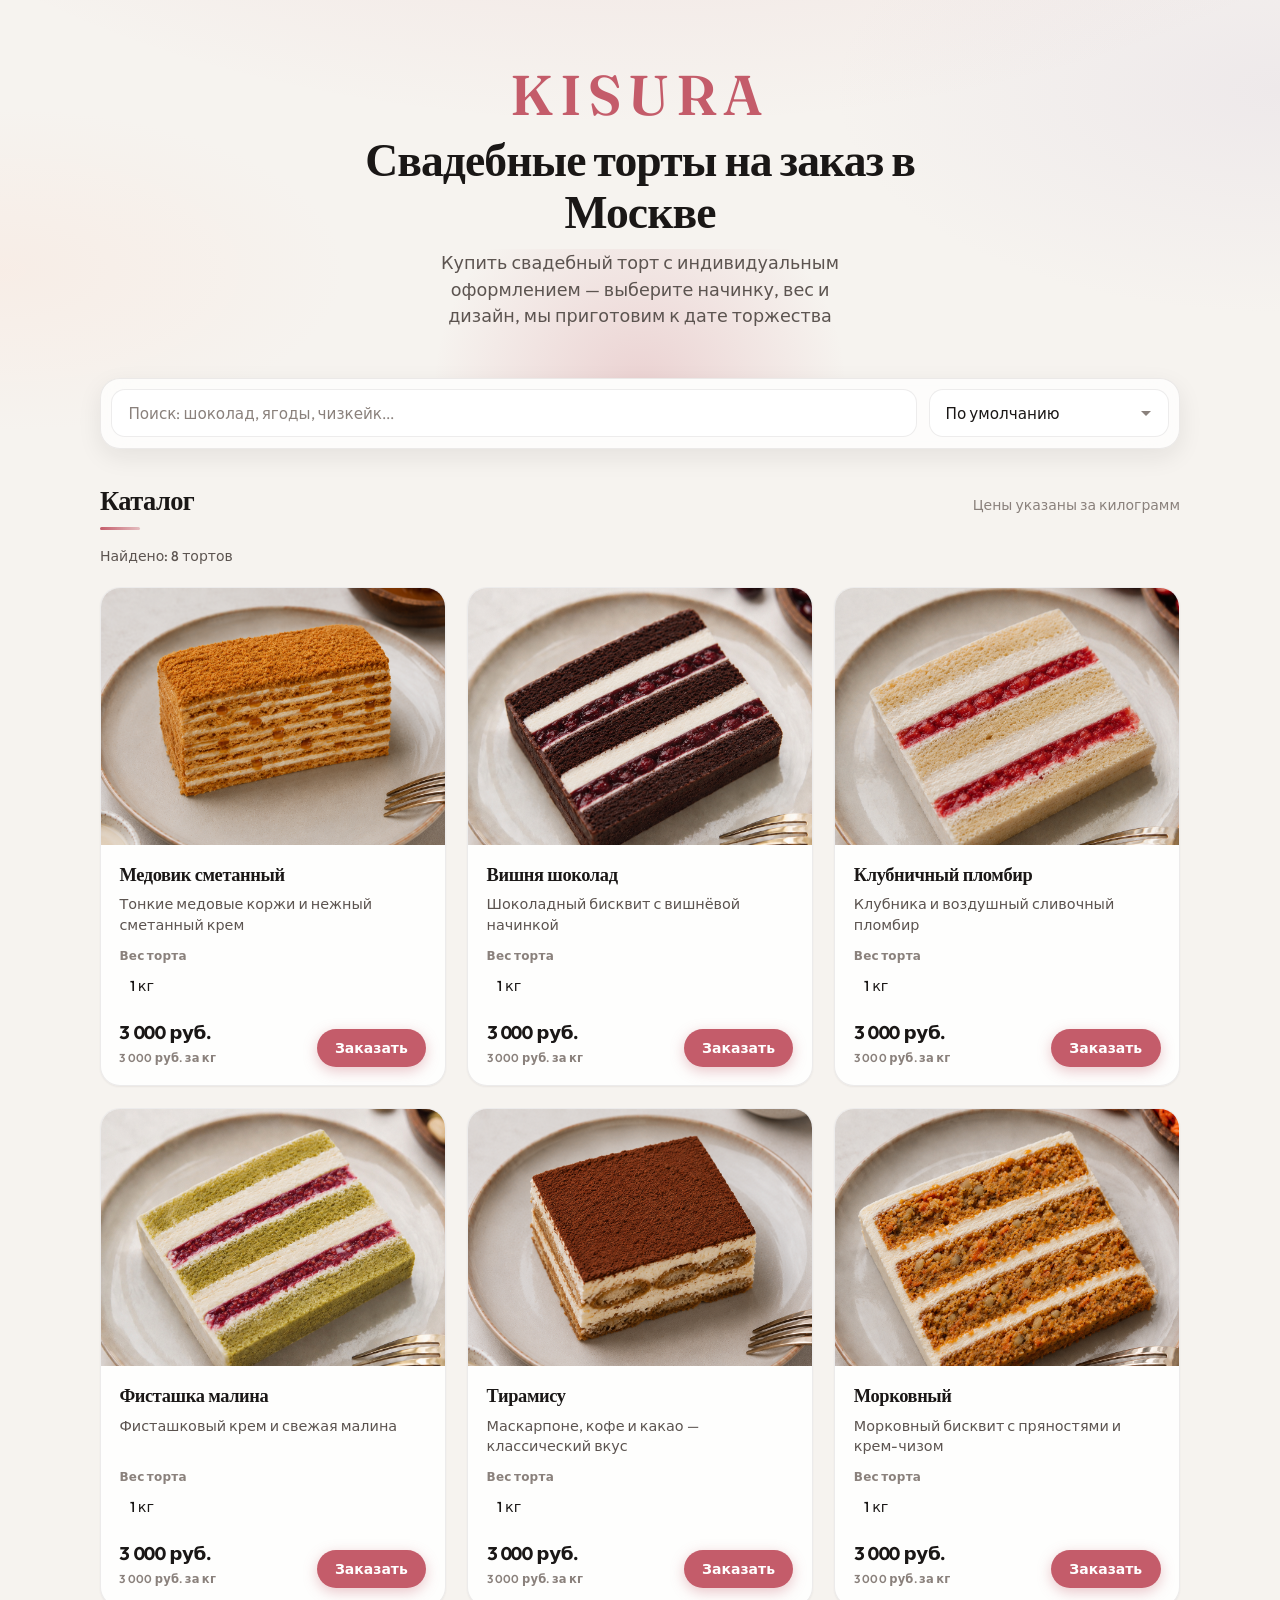
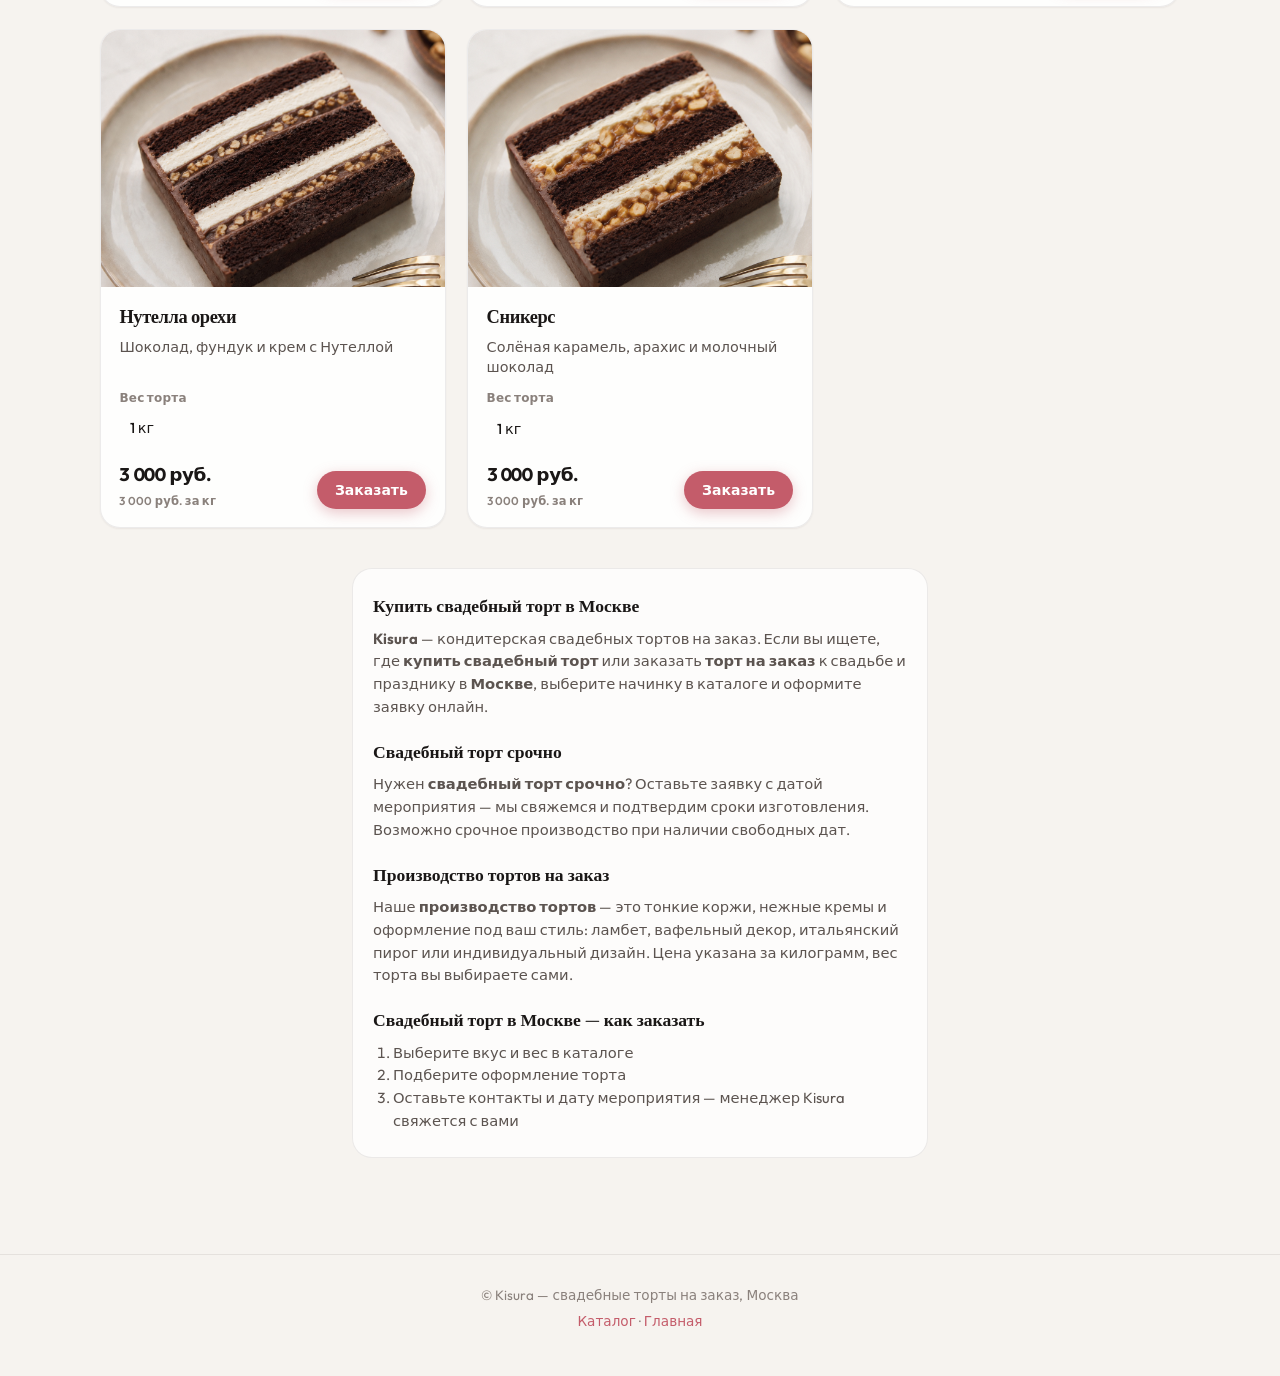
<file: index.html>
<!DOCTYPE html>
<html lang="ru">
<head>
  <meta charset="UTF-8">
  <meta name="viewport" content="width=device-width, initial-scale=1.0">
  <title>Свадебные торты на заказ в Москве — купить | Kisura</title>
  <meta name="description" content="Kisura — свадебные торты на заказ в Москве. Купить свадебный торт, срочное изготовление, производство тортов к дате торжества. Каталог начинок, выбор веса и дизайна онлайн.">
  <meta name="keywords" content="купить свадебный торт, торт на заказ, свадебный торт срочно, производство тортов, свадебный торт в Москве, торт на заказ Москва, Kisura">
  <link rel="canonical" href="https://cake-shop-umeq.onrender.com/">
  <meta property="og:type" content="website">
  <meta property="og:locale" content="ru_RU">
  <meta property="og:title" content="Свадебные торты на заказ в Москве — Kisura">
  <meta property="og:description" content="Купить свадебный торт на заказ в Москве. Срочное изготовление, каталог вкусов, оформление под ваше торжество.">
  <meta property="og:url" content="https://cake-shop-umeq.onrender.com/">
  <meta name="twitter:card" content="summary">
  <meta name="twitter:title" content="Свадебные торты на заказ — Kisura">
  <meta name="twitter:description" content="Торты на заказ в Москве: свадебные торты, срочно, индивидуальный дизайн.">
  <link rel="preconnect" href="https://fonts.googleapis.com">
  <link rel="preconnect" href="https://fonts.gstatic.com" crossorigin>
  <link href="https://fonts.googleapis.com/css2?family=Fraunces:opsz,wght@9..144,500;600;700&family=Outfit:wght@400;500;600;700&display=swap" rel="stylesheet">
  <link rel="stylesheet" href="./styles.css?v=10">
  <script type="application/ld+json">
  {
    "@context": "https://schema.org",
    "@type": "Bakery",
    "name": "Kisura",
    "description": "Свадебные торты на заказ в Москве. Производство тортов к дате торжества, срочные заказы.",
    "url": "https://cake-shop-umeq.onrender.com/",
    "areaServed": { "@type": "City", "name": "Москва" },
    "priceRange": "₽₽",
    "servesCuisine": "Кондитерские изделия",
    "hasOfferCatalog": {
      "@type": "OfferCatalog",
      "name": "Свадебные торты на заказ",
      "itemListElement": [
        { "@type": "Offer", "itemOffered": { "@type": "Product", "name": "Свадебный торт на заказ" } }
      ]
    }
  }
  </script>
</head>
<body>
  <header class="hero">
    <div class="hero-inner">
      <span class="hero-badge hero-badge--brand">Kisura</span>
      <h1>Свадебные торты на заказ в Москве</h1>
      <p class="hero-lead">Купить свадебный торт с индивидуальным оформлением — выберите начинку, вес и дизайн, мы приготовим к дате торжества</p>
    </div>
    <div class="hero-glow" aria-hidden="true"></div>
  </header>

  <main class="container" lang="ru">
    <section class="toolbar" aria-label="Поиск и сортировка">
      <input id="searchInput" type="text" placeholder="Поиск: шоколад, ягоды, чизкейк...">
      <select id="sortSelect">
        <option value="default">По умолчанию</option>
        <option value="price-asc">Цена: по возрастанию</option>
        <option value="price-desc">Цена: по убыванию</option>
        <option value="name-asc">Название: А-Я</option>
      </select>
    </section>

    <section class="catalog-section" aria-labelledby="catalog-heading">
      <div class="section-head">
        <h2 id="catalog-heading">Каталог</h2>
        <p class="section-sub">Цены указаны за килограмм</p>
      </div>
      <p id="metaText" class="meta"></p>
      <div id="cakeGrid" class="grid"></div>
    </section>

    <section class="seo-block" aria-labelledby="seo-order-heading">
      <h2 id="seo-order-heading">Купить свадебный торт в Москве</h2>
      <p>
        <strong>Kisura</strong> — кондитерская свадебных тортов на заказ. Если вы ищете, где
        <strong>купить свадебный торт</strong> или заказать <strong>торт на заказ</strong> к свадьбе
        и празднику в <strong>Москве</strong>, выберите начинку в каталоге и оформите заявку онлайн.
      </p>

      <h2>Свадебный торт срочно</h2>
      <p>
        Нужен <strong>свадебный торт срочно</strong>? Оставьте заявку с датой мероприятия — мы свяжемся
        и подтвердим сроки изготовления. Возможно срочное производство при наличии свободных дат.
      </p>

      <h2>Производство тортов на заказ</h2>
      <p>
        Наше <strong>производство тортов</strong> — это тонкие коржи, нежные кремы и оформление под ваш
        стиль: ламбет, вафельный декор, итальянский пирог или индивидуальный дизайн. Цена указана за килограмм,
        вес торта вы выбираете сами.
      </p>

      <h2>Свадебный торт в Москве — как заказать</h2>
      <ol class="seo-steps">
        <li>Выберите вкус и вес в каталоге</li>
        <li>Подберите оформление торта</li>
        <li>Оставьте контакты и дату мероприятия — менеджер Kisura свяжется с вами</li>
      </ol>
    </section>
  </main>

  <footer class="site-footer">
    <p>© Kisura — свадебные торты на заказ, Москва</p>
    <p><a href="./index.html">Каталог</a> · <a href="https://cake-shop-umeq.onrender.com/">Главная</a></p>
  </footer>

  <script src="./app.js?v=33"></script>
</body>
</html>
</file>
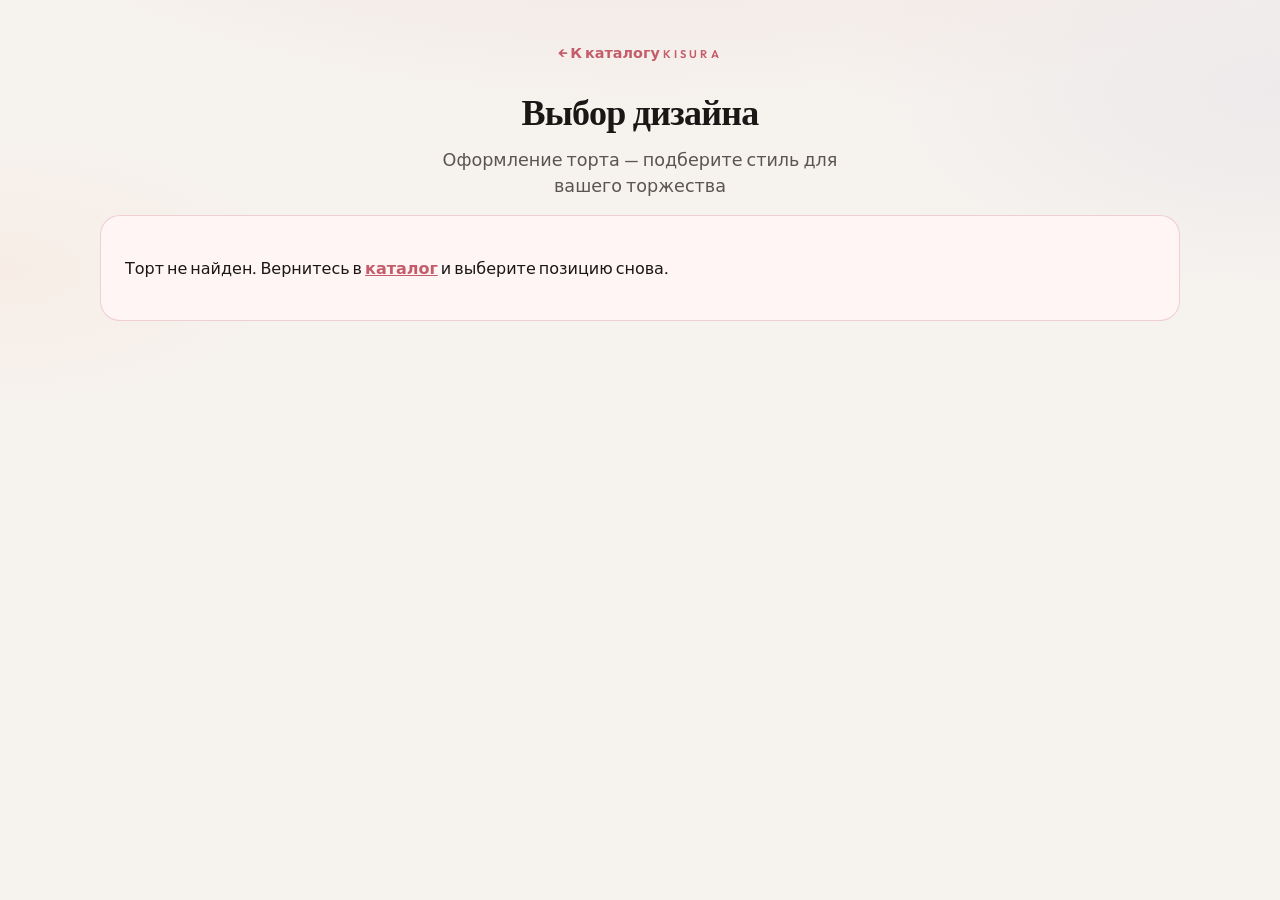
<file: design.html>
<!DOCTYPE html>
<html lang="ru">
<head>
  <meta charset="UTF-8">
  <meta name="viewport" content="width=device-width, initial-scale=1.0">
  <title>Оформление свадебного торта — дизайн на заказ | Kisura</title>
  <meta name="description" content="Выберите оформление свадебного торта: ламбет, вафельный, итальянский стиль. Торт на заказ в Москве — Kisura.">
  <link rel="canonical" href="https://cake-shop-umeq.onrender.com/design.html">
  <link rel="preconnect" href="https://fonts.googleapis.com">
  <link rel="preconnect" href="https://fonts.gstatic.com" crossorigin>
  <link href="https://fonts.googleapis.com/css2?family=Fraunces:opsz,wght@9..144,500;600;700&family=Outfit:wght@400;500;600;700&display=swap" rel="stylesheet">
  <link rel="stylesheet" href="./styles.css?v=10">
</head>
<body class="page-design">
  <header class="design-header">
    <a class="back-link" href="./index.html">&#8592; &#1050; &#1082;&#1072;&#1090;&#1072;&#1083;&#1086;&#1075;&#1091;</a>
    <span class="hero-badge">kisura</span>
    <h1>&#1042;&#1099;&#1073;&#1086;&#1088; &#1076;&#1080;&#1079;&#1072;&#1081;&#1085;&#1072;</h1>
    <p class="hero-lead design-intro">&#1054;&#1092;&#1086;&#1088;&#1084;&#1083;&#1077;&#1085;&#1080;&#1077; &#1090;&#1086;&#1088;&#1090;&#1072; &#8212; &#1087;&#1086;&#1076;&#1073;&#1077;&#1088;&#1080;&#1090;&#1077; &#1089;&#1090;&#1080;&#1083;&#1100; &#1076;&#1083;&#1103; &#1074;&#1072;&#1096;&#1077;&#1075;&#1086; &#1090;&#1086;&#1088;&#1078;&#1077;&#1089;&#1090;&#1074;&#1072;</p>
  </header>

  <main class="container design-main">
    <section id="cakeSummary" class="order-summary" aria-live="polite" hidden></section>

    <section id="designError" class="design-error" hidden>
      <p>&#1058;&#1086;&#1088;&#1090; &#1085;&#1077; &#1085;&#1072;&#1081;&#1076;&#1077;&#1085;. &#1042;&#1077;&#1088;&#1085;&#1080;&#1090;&#1077;&#1089;&#1100; &#1074; <a href="./index.html">&#1082;&#1072;&#1090;&#1072;&#1083;&#1086;&#1075;</a> &#1080; &#1074;&#1099;&#1073;&#1077;&#1088;&#1080;&#1090;&#1077; &#1087;&#1086;&#1079;&#1080;&#1094;&#1080;&#1102; &#1089;&#1085;&#1086;&#1074;&#1072;.</p>
    </section>

    <section id="designSection" class="design-section" aria-labelledby="design-heading" hidden>
      <div class="section-head">
        <h2 id="design-heading">&#1057;&#1090;&#1080;&#1083;&#1100; &#1086;&#1092;&#1086;&#1088;&#1084;&#1083;&#1077;&#1085;&#1080;&#1103;</h2>
        <p class="section-sub">&#1052;&#1086;&#1078;&#1085;&#1086; &#1080;&#1079;&#1084;&#1077;&#1085;&#1080;&#1090;&#1100; &#1087;&#1088;&#1080; &#1089;&#1086;&#1075;&#1083;&#1072;&#1089;&#1086;&#1074;&#1072;&#1085;&#1080;&#1080; &#1089; &#1082;&#1086;&#1085;&#1076;&#1080;&#1090;&#1077;&#1088;&#1086;&#1084;</p>
      </div>

      <div id="designGrid" class="grid design-grid" role="radiogroup" aria-label="&#1042;&#1072;&#1088;&#1080;&#1072;&#1085;&#1090;&#1099; &#1076;&#1080;&#1079;&#1072;&#1081;&#1085;&#1072; &#1090;&#1086;&#1088;&#1090;&#1072;"></div>

      <div class="design-actions">
        <button id="continueBtn" type="button" class="design-continue" disabled>&#1055;&#1088;&#1086;&#1076;&#1086;&#1083;&#1078;&#1080;&#1090;&#1100;</button>
      </div>

      <p id="designToast" class="design-toast" role="status" aria-live="polite" hidden></p>
    </section>
  </main>

  <script src="./app.js?v=33"></script>
</body>
</html>
</file>
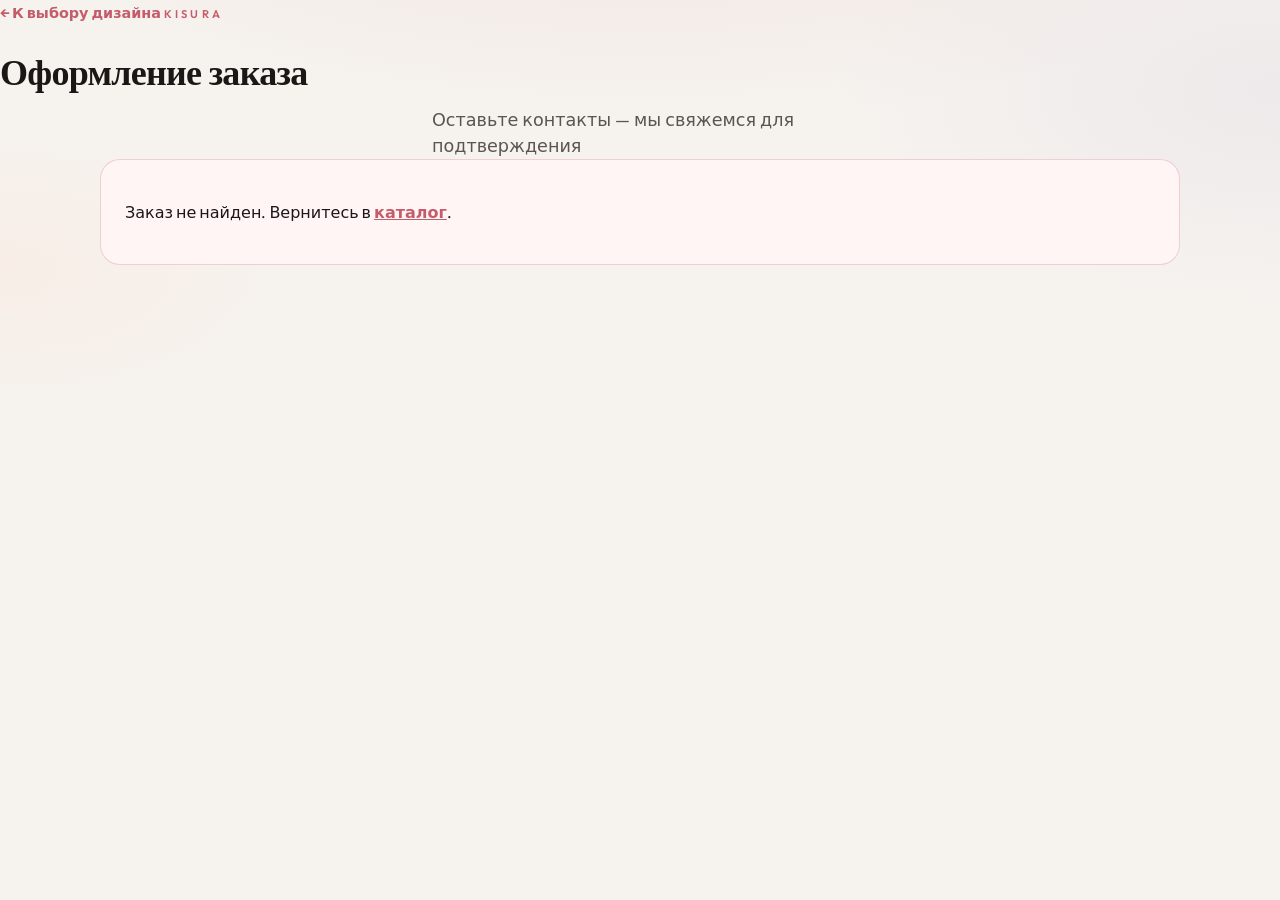
<file: order.html>
<!DOCTYPE html>
<html lang="ru">
<head>
  <meta charset="UTF-8">
  <meta name="viewport" content="width=device-width, initial-scale=1.0">
  <title>Заказать свадебный торт в Москве — оформление заявки | Kisura</title>
  <meta name="description" content="Оформите заказ свадебного торта на заказ в Москве. Укажите дату, вес и контакты — Kisura свяжется для подтверждения.">
  <link rel="canonical" href="https://cake-shop-umeq.onrender.com/order.html">
  <link rel="preconnect" href="https://fonts.googleapis.com">
  <link rel="preconnect" href="https://fonts.gstatic.com" crossorigin>
  <link href="https://fonts.googleapis.com/css2?family=Fraunces:opsz,wght@9..144,500;600;700&family=Outfit:wght@400;500;600;700&display=swap" rel="stylesheet">
  <link rel="stylesheet" href="./styles.css?v=10">
</head>
<body class="page-order">
  <header class="design-header">
    <a id="backToDesign" class="back-link" href="./design.html">&#8592; &#1050; &#1074;&#1099;&#1073;&#1086;&#1088;&#1091; &#1076;&#1080;&#1079;&#1072;&#1081;&#1085;&#1072;</a>
    <span class="hero-badge">kisura</span>
    <h1>&#1054;&#1092;&#1086;&#1088;&#1084;&#1083;&#1077;&#1085;&#1080;&#1077; &#1079;&#1072;&#1082;&#1072;&#1079;&#1072;</h1>
    <p class="hero-lead design-intro">&#1054;&#1089;&#1090;&#1072;&#1074;&#1100;&#1090;&#1077; &#1082;&#1086;&#1085;&#1090;&#1072;&#1082;&#1090;&#1099; &#8212; &#1084;&#1099; &#1089;&#1074;&#1103;&#1078;&#1077;&#1084;&#1089;&#1103; &#1076;&#1083;&#1103; &#1087;&#1086;&#1076;&#1090;&#1074;&#1077;&#1088;&#1078;&#1076;&#1077;&#1085;&#1080;&#1103;</p>
  </header>

  <main class="container design-main">
    <section id="orderSummary" class="order-summary" hidden></section>

    <section id="orderError" class="design-error" hidden>
      <p>&#1047;&#1072;&#1082;&#1072;&#1079; &#1085;&#1077; &#1085;&#1072;&#1081;&#1076;&#1077;&#1085;. &#1042;&#1077;&#1088;&#1085;&#1080;&#1090;&#1077;&#1089;&#1100; &#1074; <a href="./index.html">&#1082;&#1072;&#1090;&#1072;&#1083;&#1086;&#1075;</a>.</p>
    </section>

    <section id="orderFormSection" class="order-form-section" hidden>
      <form id="orderForm" class="order-form" novalidate>
        <h2 class="order-form-title">&#1050;&#1086;&#1085;&#1090;&#1072;&#1082;&#1090;&#1085;&#1099;&#1077; &#1076;&#1072;&#1085;&#1085;&#1099;&#1077;</h2>

        <label class="form-field">
          <span class="form-label">&#1048;&#1084;&#1103; &#1080; &#1092;&#1072;&#1084;&#1080;&#1083;&#1080;&#1103; <span class="form-required">*</span></span>
          <input type="text" id="customerName" name="name" autocomplete="name" required placeholder="&#1050;&#1072;&#1082; &#1082; &#1074;&#1072;&#1084; &#1086;&#1073;&#1088;&#1072;&#1097;&#1072;&#1090;&#1100;&#1089;&#1103;">
        </label>

        <label class="form-field">
          <span class="form-label">&#1058;&#1077;&#1083;&#1077;&#1092;&#1086;&#1085; <span class="form-required">*</span></span>
          <input type="tel" id="customerPhone" name="phone" autocomplete="tel" required placeholder="+374 00 000 000">
        </label>

        <label class="form-field">
          <span class="form-label">Email</span>
          <input type="email" id="customerEmail" name="email" autocomplete="email" placeholder="email@example.com">
        </label>

        <label class="form-field">
          <span class="form-label">&#1042;&#1077;&#1089; &#1090;&#1086;&#1088;&#1090;&#1072; <span class="form-required">*</span></span>
          <select id="orderWeight" name="weight" required aria-label="&#1042;&#1077;&#1089; &#1090;&#1086;&#1088;&#1090;&#1072; &#1074; &#1082;&#1075;"></select>
        </label>

        <label class="form-field">
          <span class="form-label">&#1044;&#1072;&#1090;&#1072; &#1084;&#1077;&#1088;&#1086;&#1087;&#1088;&#1080;&#1103;&#1090;&#1080;&#1103; <span class="form-required">*</span></span>
          <input type="date" id="eventDate" name="eventDate" required>
        </label>

        <label class="form-field">
          <span class="form-label">&#1050;&#1086;&#1084;&#1084;&#1077;&#1085;&#1090;&#1072;&#1088;&#1080;&#1081; &#1082; &#1079;&#1072;&#1082;&#1072;&#1079;&#1091;</span>
          <textarea id="orderComment" name="comment" rows="4" placeholder="&#1055;&#1086;&#1078;&#1077;&#1083;&#1072;&#1085;&#1080;&#1103; &#1087;&#1086; &#1090;&#1086;&#1088;&#1090;&#1091;, &#1074;&#1088;&#1077;&#1084;&#1103; &#1076;&#1086;&#1089;&#1090;&#1072;&#1074;&#1082;&#1080; &#1080; &#1090;.&#1076;."></textarea>
        </label>

        <p id="orderSendError" class="order-send-error" role="alert" hidden></p>
        <button type="submit" class="design-continue order-submit">&#1054;&#1090;&#1087;&#1088;&#1072;&#1074;&#1080;&#1090;&#1100; &#1079;&#1072;&#1103;&#1074;&#1082;&#1091;</button>
      </form>
    </section>

    <section id="orderSuccess" class="order-success" hidden>
      <h2>&#1047;&#1072;&#1103;&#1074;&#1082;&#1072; &#1086;&#1090;&#1087;&#1088;&#1072;&#1074;&#1083;&#1077;&#1085;&#1072;</h2>
      <p id="orderSuccessText"></p>
      <a class="design-continue order-submit" href="./index.html" style="display:inline-block;text-align:center;text-decoration:none;">&#1042;&#1077;&#1088;&#1085;&#1091;&#1090;&#1100;&#1089;&#1103; &#1074; &#1082;&#1072;&#1090;&#1072;&#1083;&#1086;&#1075;</a>
    </section>
  </main>

  <script src="./app.js?v=33"></script>
</body>
</html>
</file>
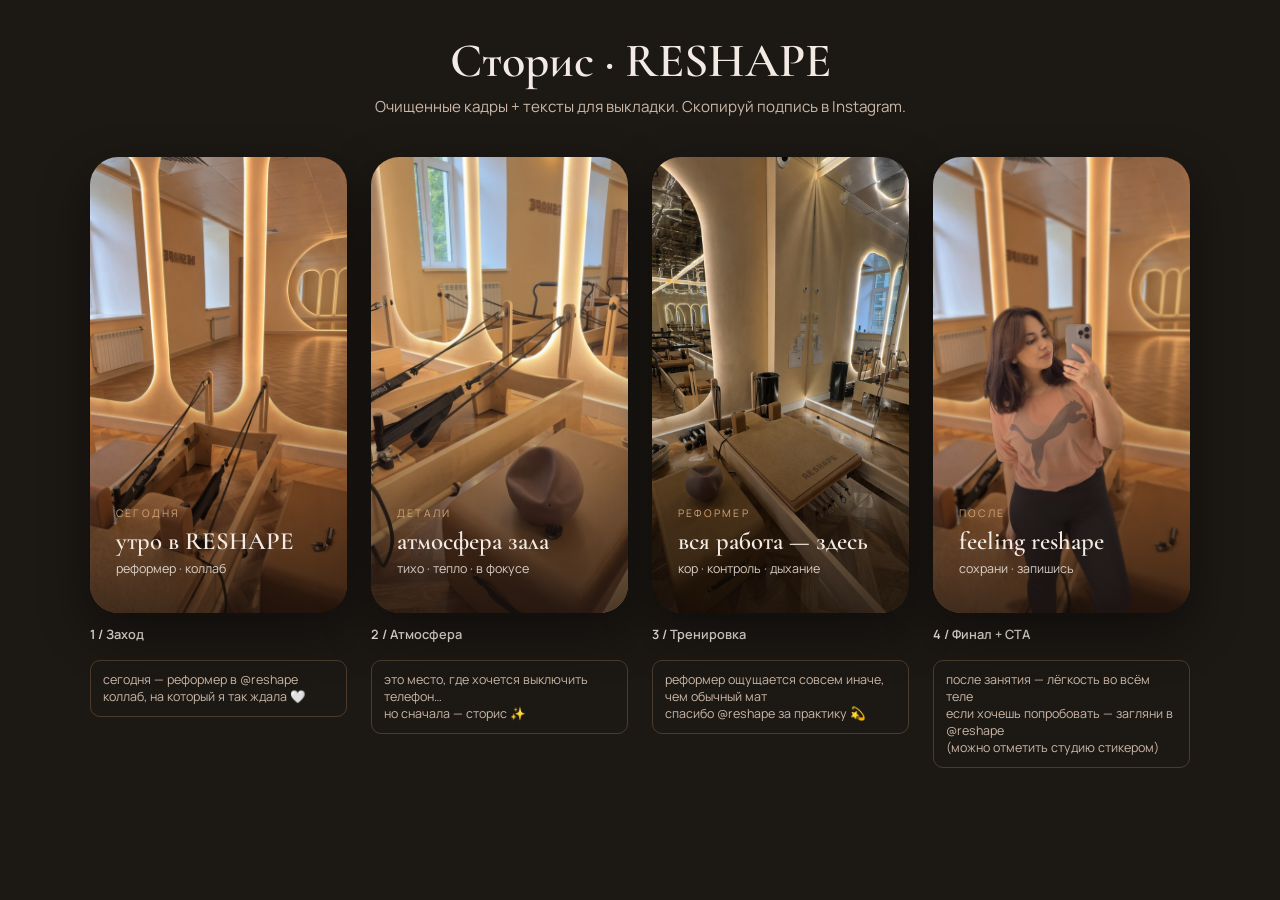
<file: stories/preview.html>
<!DOCTYPE html>
<html lang="ru">
<head>
<meta charset="UTF-8">
<meta name="viewport" content="width=device-width, initial-scale=1">
<title>Сторис RESHAPE — превью</title>
<link rel="preconnect" href="https://fonts.googleapis.com">
<link href="https://fonts.googleapis.com/css2?family=Cormorant+Garamond:wght@500;600&family=Manrope:wght@400;500;600&display=swap" rel="stylesheet">
<style>
:root{
  --bg:#1c1814; --ink:#f3ebe3; --muted:#cbb8a8; --accent:#d4a574;
}
*{box-sizing:border-box;margin:0;padding:0}
body{font-family:Manrope,sans-serif;background:var(--bg);color:var(--ink);padding:2rem 1rem 4rem}
h1{font-family:"Cormorant Garamond",serif;font-size:clamp(2rem,5vw,3rem);font-weight:600;text-align:center;margin-bottom:.35rem}
.lead{text-align:center;color:var(--muted);margin-bottom:2.5rem;font-size:.95rem}
.grid{display:grid;grid-template-columns:repeat(auto-fit,minmax(220px,1fr));gap:1.5rem;max-width:1100px;margin:0 auto}
.card{display:flex;flex-direction:column;gap:.75rem}
.phone{aspect-ratio:9/16;border-radius:28px;overflow:hidden;position:relative;background:#000;box-shadow:0 20px 50px rgba(0,0,0,.45)}
.phone img{width:100%;height:100%;object-fit:cover;display:block}
.overlay{position:absolute;inset:0;display:flex;flex-direction:column;justify-content:flex-end;padding:18% 10% 14%;background:linear-gradient(to top,rgba(20,14,10,.72),transparent 55%);pointer-events:none}
.overlay .tag{font-size:.65rem;letter-spacing:.22em;text-transform:uppercase;color:var(--accent);margin-bottom:.4rem}
.overlay .title{font-family:"Cormorant Garamond",serif;font-size:1.55rem;line-height:1.15;font-weight:600}
.overlay .sub{margin-top:.35rem;font-size:.78rem;color:rgba(243,235,227,.85);line-height:1.35}
.meta{font-size:.8rem;color:var(--muted);line-height:1.45}
.meta strong{color:var(--ink);font-weight:600}
.copy{margin-top:.25rem;padding:.65rem .75rem;border:1px solid rgba(212,165,116,.25);border-radius:10px;font-size:.78rem;color:var(--muted);white-space:pre-line}
</style>
</head>
<body>
  <h1>Сторис · RESHAPE</h1>
  <p class="lead">Очищенные кадры + тексты для выкладки. Скопируй подпись в Instagram.</p>
  <div class="grid">
    <div class="card">
      <div class="phone">
        <img src="reshape-clean/01-studio-keys.jpg" alt="Сторис 1">
        <div class="overlay">
          <div class="tag">сегодня</div>
          <div class="title">утро в RESHAPE</div>
          <div class="sub">реформер · коллаб</div>
        </div>
      </div>
      <div class="meta"><strong>1 / Заход</strong></div>
      <div class="copy">сегодня — реформер в @reshape
коллаб, на который я так ждала 🤍</div>
    </div>
    <div class="card">
      <div class="phone">
        <img src="reshape-clean/02-ball-clip.jpg" alt="Сторис 2">
        <div class="overlay">
          <div class="tag">детали</div>
          <div class="title">атмосфера зала</div>
          <div class="sub">тихо · тепло · в фокусе</div>
        </div>
      </div>
      <div class="meta"><strong>2 / Атмосфера</strong></div>
      <div class="copy">это место, где хочется выключить телефон…
но сначала — сторис ✨</div>
    </div>
    <div class="card">
      <div class="phone">
        <img src="reshape-clean/03-carriage-reshape.jpg" alt="Сторис 3">
        <div class="overlay">
          <div class="tag">реформер</div>
          <div class="title">вся работа — здесь</div>
          <div class="sub">кор · контроль · дыхание</div>
        </div>
      </div>
      <div class="meta"><strong>3 / Тренировка</strong></div>
      <div class="copy">реформер ощущается совсем иначе,
чем обычный мат
спасибо @reshape за практику 💫</div>
    </div>
    <div class="card">
      <div class="phone">
        <img src="reshape-clean/04-selfie.jpg" alt="Сторис 4">
        <div class="overlay">
          <div class="tag">после</div>
          <div class="title">feeling reshape</div>
          <div class="sub">сохрани · запишись</div>
        </div>
      </div>
      <div class="meta"><strong>4 / Финал + CTA</strong></div>
      <div class="copy">после занятия — лёгкость во всём теле
если хочешь попробовать — загляни в @reshape
(можно отметить студию стикером)</div>
    </div>
  </div>
</body>
</html>
</file>
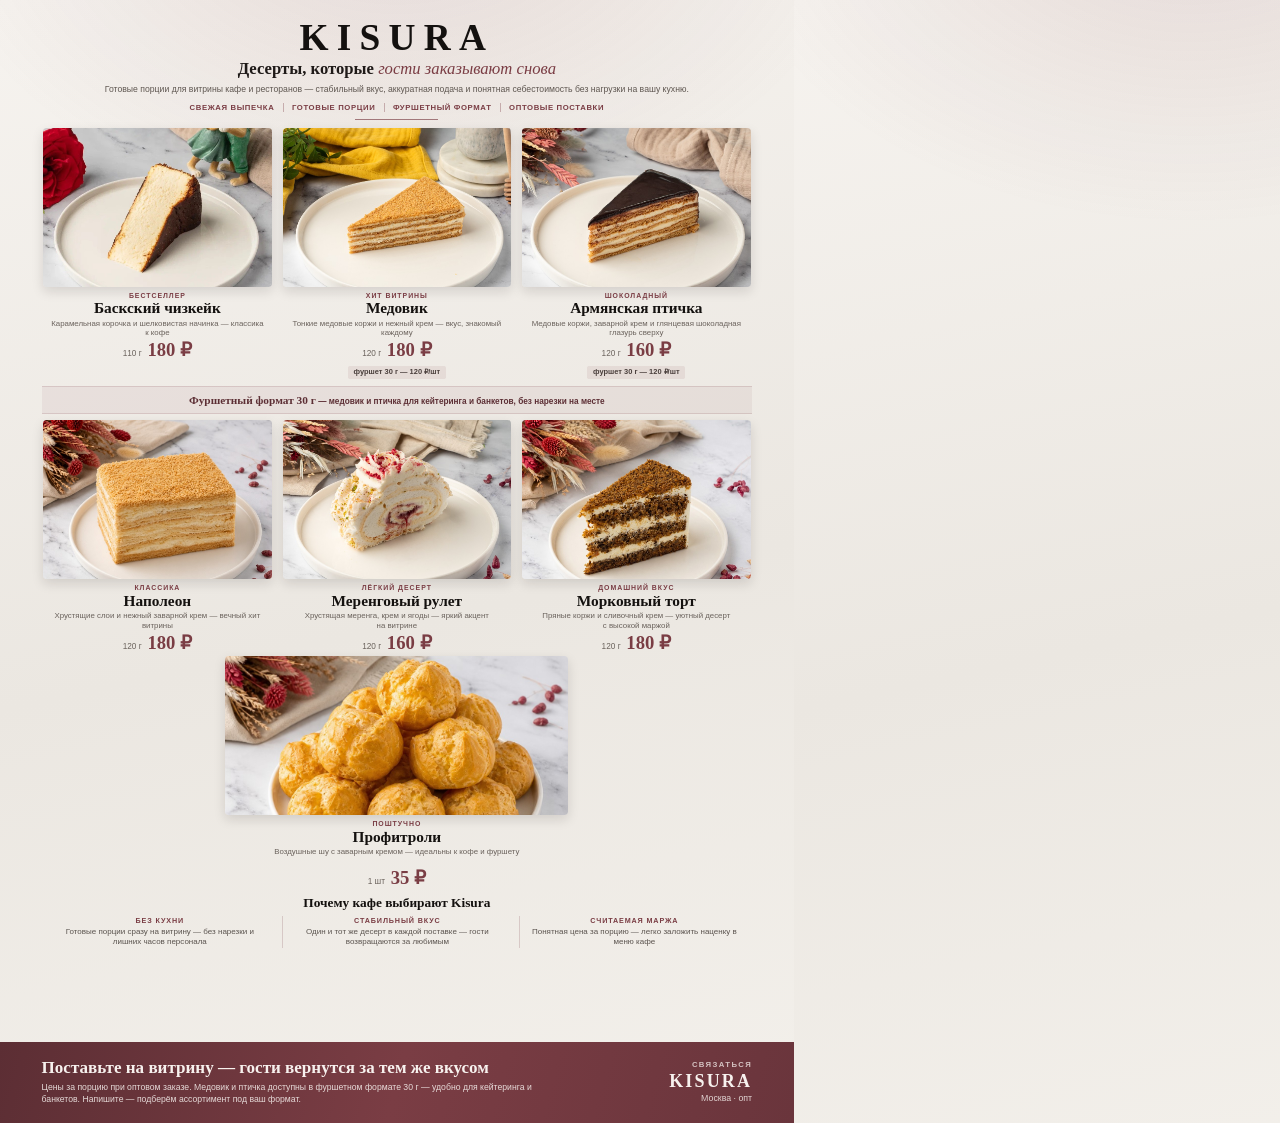
<file: wholesale-price-list/price-list.html>
<!DOCTYPE html>
<html lang="ru">
<head>
  <meta charset="UTF-8">
  <title>Kisura — оптовый прайс порционных десертов</title>
  <style>
    @font-face {
      font-family: "Cormorant Garamond";
      src: url("fonts/CormorantGaramond-Regular.ttf");
      font-weight: 400;
      font-style: normal;
    }
    @font-face {
      font-family: "Cormorant Garamond";
      src: url("fonts/CormorantGaramond-Italic.ttf");
      font-weight: 400;
      font-style: italic;
    }
    @font-face {
      font-family: "Cormorant Garamond";
      src: url("fonts/CormorantGaramond-SemiBold.ttf");
      font-weight: 600;
      font-style: normal;
    }
    @font-face {
      font-family: "Cormorant Garamond";
      src: url("fonts/CormorantGaramond-Bold.ttf");
      font-weight: 700;
      font-style: normal;
    }
    @font-face {
      font-family: "Manrope";
      src: url("fonts/Manrope-Regular.ttf");
      font-weight: 400;
    }
    @font-face {
      font-family: "Manrope";
      src: url("fonts/Manrope-Medium.ttf");
      font-weight: 500;
    }
    @font-face {
      font-family: "Manrope";
      src: url("fonts/Manrope-SemiBold.ttf");
      font-weight: 600;
    }
    @font-face {
      font-family: "Manrope";
      src: url("fonts/Manrope-Bold.ttf");
      font-weight: 700;
    }

    @page { size: A4 portrait; margin: 0; }
    * { box-sizing: border-box; margin: 0; padding: 0; }

    html, body {
      width: 210mm;
      height: 297mm;
    }

    body {
      font-family: "Manrope", sans-serif;
      color: #1f1a18;
      background:
        radial-gradient(ellipse 100% 50% at 50% -10%, rgba(122, 61, 68, 0.14), transparent 60%),
        linear-gradient(168deg, #f6f3ef 0%, #ebe7e1 55%, #f3f0eb 100%);
    }

    .sheet {
      width: 210mm;
      height: 297mm;
      padding: 5.5mm 8.5mm 0;
      position: relative;
    }

    .header { text-align: center; }

    .brand {
      font-family: "Cormorant Garamond", serif;
      font-weight: 700;
      font-size: 28pt;
      letter-spacing: 0.22em;
      text-transform: uppercase;
      color: #14110f;
      line-height: 0.9;
    }

    .promise {
      margin-top: 1.5mm;
      font-family: "Cormorant Garamond", serif;
      font-weight: 600;
      font-size: 12.5pt;
      line-height: 1.12;
      color: #1f1a18;
    }

    .promise em {
      font-style: italic;
      font-weight: 500;
      color: #7a3d44;
    }

    .lead {
      margin: 1.3mm auto 0;
      max-width: 158mm;
      font-size: 6.5pt;
      line-height: 1.35;
      color: #5f5751;
      font-weight: 500;
    }

    .benefits {
      margin-top: 2mm;
      font-size: 5.8pt;
      font-weight: 700;
      letter-spacing: 0.08em;
      text-transform: uppercase;
      color: #7a3d44;
    }

    .benefits span { padding: 0 2.2mm; }
    .benefits span + span { border-left: 0.5pt solid rgba(122, 61, 68, 0.35); }

    .rule {
      width: 22mm;
      height: 0.65pt;
      background: #7a3d44;
      margin: 1.8mm auto 2.2mm;
      opacity: 0.65;
    }

    table.catalog {
      width: 100%;
      border-collapse: separate;
      border-spacing: 3mm 0;
      table-layout: fixed;
    }

    td.item {
      width: 33.33%;
      vertical-align: top;
      text-align: center;
      padding-bottom: 1mm;
    }

    table.catalog-center td.spacer { width: 16.66%; }
    table.catalog-center td.item { width: 33.33%; }

    .photo {
      width: 100%;
      height: 42mm;
      object-fit: cover;
      object-position: center 42%;
      display: block;
      border-radius: 1mm;
      box-shadow: 0 1.2mm 3.2mm rgba(20, 17, 15, 0.13);
    }

    .tag {
      margin-top: 1.4mm;
      font-size: 5.2pt;
      font-weight: 700;
      letter-spacing: 0.14em;
      text-transform: uppercase;
      color: #7a3d44;
    }

    .name {
      margin-top: 0.35mm;
      font-family: "Cormorant Garamond", serif;
      font-weight: 700;
      font-size: 11.5pt;
      line-height: 1.05;
      color: #14110f;
    }

    .desc {
      margin-top: 0.6mm;
      font-size: 5.9pt;
      line-height: 1.25;
      color: #6a625c;
      font-weight: 500;
      min-height: 14pt;
      padding: 0 0.5mm;
    }

    .price-line {
      margin-top: 0.8mm;
      white-space: nowrap;
    }

    .weight {
      font-size: 6.2pt;
      font-weight: 500;
      color: #6a625c;
      margin-right: 1.5mm;
    }

    .price {
      font-family: "Cormorant Garamond", serif;
      font-weight: 700;
      font-size: 14pt;
      color: #7a3d44;
      line-height: 1;
    }

    .buffet {
      margin-top: 0.7mm;
      display: inline-block;
      font-size: 5.6pt;
      line-height: 1.2;
      color: #4a3f3c;
      font-weight: 600;
      background: rgba(122, 61, 68, 0.09);
      padding: 0.6mm 1.5mm;
      border-radius: 0.45mm;
    }

    .mid {
      margin: 0.8mm 2.5mm 1.6mm;
      text-align: center;
      padding: 1.5mm 2.5mm;
      background: rgba(122, 61, 68, 0.07);
      border-top: 0.4pt solid rgba(122, 61, 68, 0.16);
      border-bottom: 0.4pt solid rgba(122, 61, 68, 0.16);
      font-size: 6.2pt;
      font-weight: 600;
      color: #5c2e34;
      line-height: 1.3;
    }

    .mid strong {
      font-family: "Cormorant Garamond", serif;
      font-size: 8.5pt;
      font-weight: 700;
    }

    .why {
      margin: 1mm 1.5mm 1.8mm;
      text-align: center;
    }

    .why-title {
      font-family: "Cormorant Garamond", serif;
      font-weight: 700;
      font-size: 10pt;
      color: #14110f;
      margin-bottom: 1.2mm;
    }

    .why-table {
      width: 100%;
      border-collapse: separate;
      border-spacing: 2mm 0;
      table-layout: fixed;
    }

    .why-table td {
      width: 33.33%;
      vertical-align: top;
      text-align: center;
      padding: 0 2.5mm;
    }

    .why-table td + td {
      border-left: 0.45pt solid rgba(122, 61, 68, 0.2);
    }

    .why-label {
      font-size: 5.4pt;
      font-weight: 700;
      letter-spacing: 0.12em;
      text-transform: uppercase;
      color: #7a3d44;
      margin-bottom: 0.6mm;
    }

    .why-text {
      font-size: 6pt;
      line-height: 1.28;
      color: #5a534e;
      font-weight: 500;
    }

    .cta {
      position: absolute;
      left: 0;
      right: 0;
      bottom: 0;
      background: linear-gradient(105deg, #5c2e34 0%, #7a3d44 50%, #6a353c 100%);
      color: #f7f1ee;
      padding: 4.2mm 11mm 4.5mm;
    }

    .cta-table {
      width: 100%;
      border-collapse: collapse;
    }

    .cta-table td { vertical-align: middle; }
    .cta-table td.right { text-align: right; width: 42mm; }

    .cta-title {
      font-family: "Cormorant Garamond", serif;
      font-weight: 700;
      font-size: 12.8pt;
      line-height: 1.15;
    }

    .cta-text {
      margin-top: 1.1mm;
      font-size: 6.5pt;
      line-height: 1.38;
      opacity: 0.88;
      font-weight: 500;
      max-width: 135mm;
    }

    .cta-label {
      font-size: 5.8pt;
      font-weight: 700;
      letter-spacing: 0.18em;
      text-transform: uppercase;
      opacity: 0.75;
      margin-bottom: 0.8mm;
    }

    .cta-brand {
      font-family: "Cormorant Garamond", serif;
      font-weight: 700;
      font-size: 13.5pt;
      letter-spacing: 0.12em;
      text-transform: uppercase;
      line-height: 1;
    }

    .cta-place {
      margin-top: 0.9mm;
      font-size: 6.6pt;
      font-weight: 500;
      opacity: 0.85;
    }
  </style>
</head>
<body>
  <div class="sheet">
    <header class="header">
      <div class="brand">Kisura</div>
      <h1 class="promise">Десерты, которые <em>гости заказывают снова</em></h1>
      <p class="lead">
        Готовые порции для витрины кафе и ресторанов — стабильный вкус, аккуратная подача
        и понятная себестоимость без нагрузки на вашу кухню.
      </p>
      <div class="benefits">
        <span>Свежая выпечка</span><span>Готовые порции</span><span>Фуршетный формат</span><span>Оптовые поставки</span>
      </div>
      <div class="rule"></div>
    </header>

    <table class="catalog">
      <tr>
        <td class="item">
          <img class="photo" src="photos/cropped/01-basque-cheesecake.jpg" alt="Баскский чизкейк">
          <div class="tag">бестселлер</div>
          <div class="name">Баскский чизкейк</div>
          <div class="desc">Карамельная корочка и&nbsp;шелковистая начинка — классика к&nbsp;кофе</div>
          <div class="price-line"><span class="weight">110 г</span><span class="price">180 ₽</span></div>
        </td>
        <td class="item">
          <img class="photo" src="photos/cropped/02-medovik.jpg" alt="Медовик">
          <div class="tag">хит витрины</div>
          <div class="name">Медовик</div>
          <div class="desc">Тонкие медовые коржи и&nbsp;нежный крем — вкус, знакомый каждому</div>
          <div class="price-line"><span class="weight">120 г</span><span class="price">180 ₽</span></div>
          <div class="buffet">фуршет 30 г — 120 ₽/шт</div>
        </td>
        <td class="item">
          <img class="photo" src="photos/cropped/03-ptichka.jpg" alt="Армянская птичка">
          <div class="tag">шоколадный</div>
          <div class="name">Армянская птичка</div>
          <div class="desc">Медовые коржи, заварной крем и&nbsp;глянцевая шоколадная глазурь сверху</div>
          <div class="price-line"><span class="weight">120 г</span><span class="price">160 ₽</span></div>
          <div class="buffet">фуршет 30 г — 120 ₽/шт</div>
        </td>
      </tr>
    </table>

    <div class="mid">
      <strong>Фуршетный формат 30&nbsp;г</strong> — медовик и птичка для кейтеринга и банкетов, без нарезки на месте
    </div>

    <table class="catalog">
      <tr>
        <td class="item">
          <img class="photo" src="photos/cropped/07-napoleon.jpg" alt="Наполеон">
          <div class="tag">классика</div>
          <div class="name">Наполеон</div>
          <div class="desc">Хрустящие слои и&nbsp;нежный заварной крем — вечный хит витрины</div>
          <div class="price-line"><span class="weight">120 г</span><span class="price">180 ₽</span></div>
        </td>
        <td class="item">
          <img class="photo" src="photos/cropped/04-meringue-roll.jpg" alt="Меренговый рулет">
          <div class="tag">лёгкий десерт</div>
          <div class="name">Меренговый рулет</div>
          <div class="desc">Хрустящая меренга, крем и&nbsp;ягоды — яркий акцент на&nbsp;витрине</div>
          <div class="price-line"><span class="weight">120 г</span><span class="price">160 ₽</span></div>
        </td>
        <td class="item">
          <img class="photo" src="photos/cropped/05-carrot-cake.jpg" alt="Морковный торт">
          <div class="tag">домашний вкус</div>
          <div class="name">Морковный торт</div>
          <div class="desc">Пряные коржи и&nbsp;сливочный крем — уютный десерт с&nbsp;высокой маржой</div>
          <div class="price-line"><span class="weight">120 г</span><span class="price">180 ₽</span></div>
        </td>
      </tr>
    </table>

    <table class="catalog catalog-center">
      <tr>
        <td class="spacer"></td>
        <td class="item">
          <img class="photo" src="photos/cropped/06-profiteroles.jpg" alt="Профитроли с заварным кремом">
          <div class="tag">поштучно</div>
          <div class="name">Профитроли</div>
          <div class="desc">Воздушные шу с&nbsp;заварным кремом — идеальны к&nbsp;кофе и&nbsp;фуршету</div>
          <div class="price-line"><span class="weight">1 шт</span><span class="price">35 ₽</span></div>
        </td>
        <td class="spacer"></td>
      </tr>
    </table>

    <section class="why">
      <div class="why-title">Почему кафе выбирают Kisura</div>
      <table class="why-table">
        <tr>
          <td>
            <div class="why-label">Без кухни</div>
            <div class="why-text">Готовые порции сразу на витрину — без нарезки и лишних часов персонала</div>
          </td>
          <td>
            <div class="why-label">Стабильный вкус</div>
            <div class="why-text">Один и тот же десерт в каждой поставке — гости возвращаются за любимым</div>
          </td>
          <td>
            <div class="why-label">Считаемая маржа</div>
            <div class="why-text">Понятная цена за порцию — легко заложить наценку в меню кафе</div>
          </td>
        </tr>
      </table>
    </section>

    <footer class="cta">
      <table class="cta-table">
        <tr>
          <td>
            <div class="cta-title">Поставьте на витрину — гости вернутся за тем же вкусом</div>
            <div class="cta-text">
              Цены за порцию при оптовом заказе. Медовик и птичка доступны в фуршетном формате 30&nbsp;г —
              удобно для кейтеринга и банкетов. Напишите — подберём ассортимент под ваш формат.
            </div>
          </td>
          <td class="right">
            <div class="cta-label">Связаться</div>
            <div class="cta-brand">Kisura</div>
            <div class="cta-place">Москва · опт</div>
          </td>
        </tr>
      </table>
    </footer>
  </div>
</body>
</html>
</file>
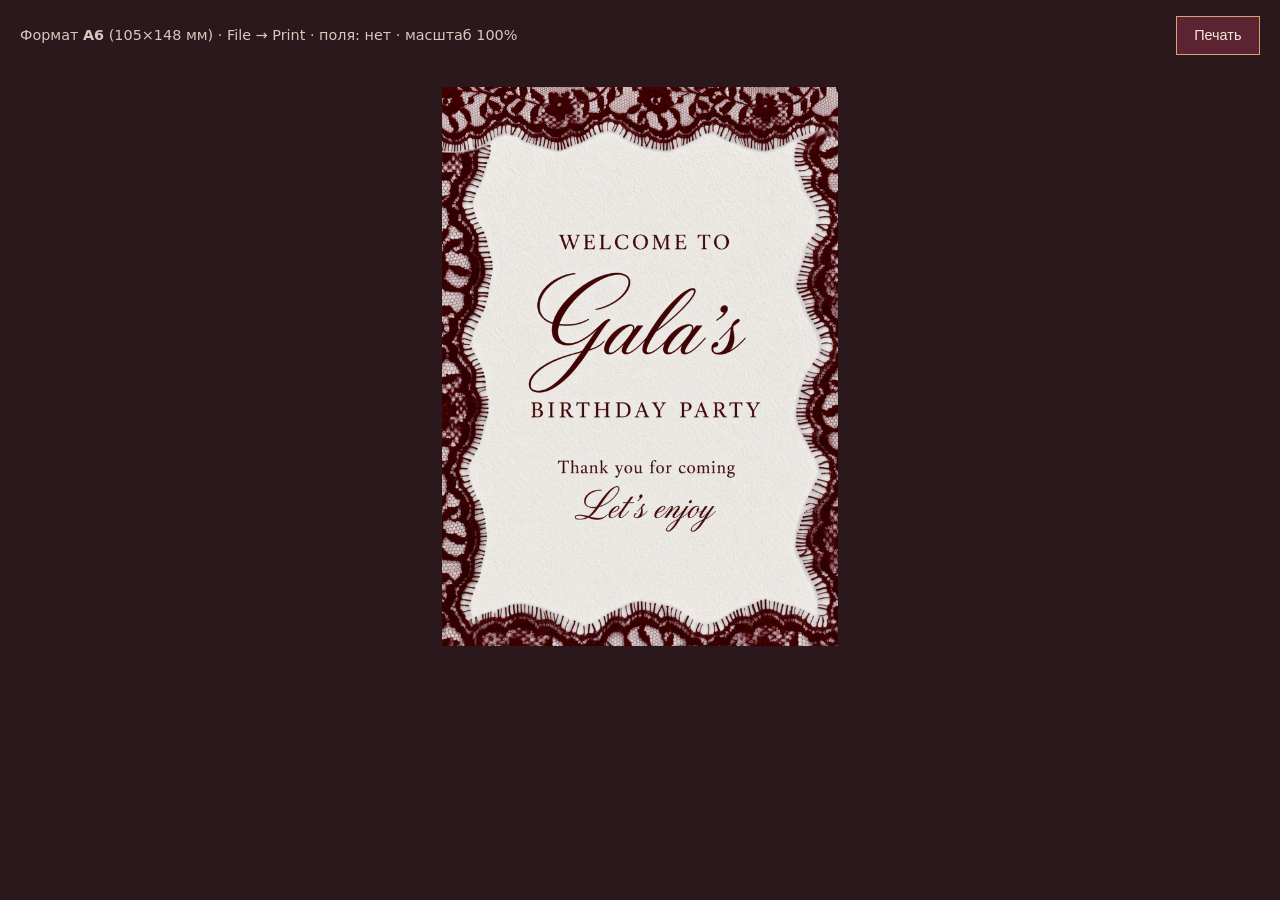
<file: print/gala-birthday/print-table-card-A6.html>
<!DOCTYPE html>
<html lang="ru">
<head>
  <meta charset="UTF-8">
  <meta name="viewport" content="width=device-width, initial-scale=1.0">
  <title>Gala table card — A6 print</title>
  <style>
    @page {
      size: A6 portrait;
      margin: 0;
    }

    * { box-sizing: border-box; margin: 0; padding: 0; }

    body {
      font-family: system-ui, sans-serif;
      background: #2a181c;
      color: #f3e8dc;
      min-height: 100vh;
    }

    .toolbar {
      padding: 1rem 1.25rem;
      display: flex;
      flex-wrap: wrap;
      gap: 0.75rem;
      align-items: center;
      justify-content: space-between;
    }

    .toolbar p { font-size: 0.9rem; opacity: 0.85; }

    button {
      appearance: none;
      border: 1px solid #d4a574;
      background: #5c2433;
      color: #f3e8dc;
      padding: 0.65rem 1.1rem;
      font-size: 0.9rem;
      cursor: pointer;
    }

    .sheet-wrap {
      display: grid;
      place-items: center;
      padding: 1rem 1rem 2rem;
    }

    /* A6 = 105 × 148 mm */
    .sheet {
      width: 105mm;
      height: 148mm;
      background: #fff;
      overflow: hidden;
    }

    .sheet img {
      width: 100%;
      height: 100%;
      object-fit: cover;
      display: block;
    }

    @media print {
      body { background: #fff; }
      .toolbar { display: none !important; }
      .sheet-wrap { padding: 0; }
      .sheet {
        width: 105mm;
        height: 148mm;
        box-shadow: none;
      }
    }
  </style>
</head>
<body>
  <div class="toolbar">
    <p>Формат <strong>A6</strong> (105×148 мм) · File → Print · поля: нет · масштаб 100%</p>
    <button type="button" onclick="window.print()">Печать</button>
  </div>
  <div class="sheet-wrap">
    <div class="sheet">
      <img src="./gala-table-card-A6-300dpi.jpg" alt="Gala's birthday table card A6">
    </div>
  </div>
</body>
</html>
</file>
<file: styles.css>
:root {
  --bg-base: #f6f3ef;
  --bg-elevated: rgba(255, 255, 255, 0.72);
  --text: #1a1716;
  --text-soft: #5c5450;
  --muted: #8a817c;
  --accent: #c45c6a;
  --accent-hover: #a84856;
  --accent-soft: rgba(196, 92, 106, 0.12);
  --line: rgba(26, 23, 22, 0.08);
  --shadow-sm: 0 1px 2px rgba(26, 23, 22, 0.06);
  --shadow-md: 0 8px 24px rgba(26, 23, 22, 0.08);
  --shadow-lg: 0 20px 50px rgba(26, 23, 22, 0.12);
  --radius-card: 20px;
  --radius-pill: 999px;
  --font-display: "Fraunces", Georgia, serif;
  --font-body: "Outfit", system-ui, sans-serif;
}

* {
  box-sizing: border-box;
}

html {
  scroll-behavior: smooth;
}

body {
  margin: 0;
  font-family: var(--font-body);
  font-size: 1rem;
  line-height: 1.5;
  color: var(--text);
  background-color: var(--bg-base);
  background-image:
    radial-gradient(ellipse 120% 80% at 50% -30%, rgba(196, 92, 106, 0.14), transparent 55%),
    radial-gradient(ellipse 70% 50% at 100% 10%, rgba(180, 160, 200, 0.12), transparent 50%),
    radial-gradient(ellipse 60% 40% at 0% 30%, rgba(255, 210, 190, 0.18), transparent 45%);
  background-attachment: fixed;
  min-height: 100vh;
}

.hero {
  position: relative;
  padding: clamp(2.5rem, 6vw, 4rem) 1.25rem clamp(2rem, 4vw, 3rem);
  text-align: center;
  overflow: hidden;
}

.hero-glow {
  position: absolute;
  inset: auto 50% -40% 50%;
  transform: translateX(-50%);
  width: min(90vw, 520px);
  height: 280px;
  background: radial-gradient(circle, rgba(196, 92, 106, 0.22) 0%, transparent 70%);
  pointer-events: none;
  z-index: 0;
}

.hero-inner {
  position: relative;
  z-index: 1;
  max-width: 36rem;
  margin: 0 auto;
}

.hero-badge {
  display: inline-block;
  font-family: var(--font-body);
  font-size: 0.7rem;
  font-weight: 600;
  letter-spacing: 0.28em;
  text-transform: uppercase;
  color: var(--accent);
  margin-bottom: 0.75rem;
}

.hero-badge--brand {
  font-family: var(--font-display);
  font-size: clamp(2.25rem, 7vw, 3.5rem);
  font-weight: 600;
  letter-spacing: 0.12em;
  margin-bottom: 0.5rem;
  line-height: 1.1;
}

.hero h1 {
  margin: 0 0 0.75rem;
  font-family: var(--font-display);
  font-size: clamp(2rem, 5vw, 2.85rem);
  font-weight: 600;
  font-optical-sizing: auto;
  letter-spacing: -0.02em;
  line-height: 1.15;
  color: var(--text);
}

.hero-lead {
  margin: 0;
  font-size: clamp(1rem, 2vw, 1.1rem);
  color: var(--text-soft);
  font-weight: 400;
  max-width: 28rem;
  margin-inline: auto;
}

.container {
  max-width: 1120px;
  margin: 0 auto;
  padding: 0 1.25rem clamp(3rem, 6vw, 4rem);
}

.toolbar {
  display: grid;
  grid-template-columns: 1fr minmax(160px, 240px);
  gap: 0.75rem;
  margin-bottom: 2rem;
  padding: 0.65rem;
  border-radius: var(--radius-card);
  background: var(--bg-elevated);
  backdrop-filter: blur(16px);
  -webkit-backdrop-filter: blur(16px);
  border: 1px solid var(--line);
  box-shadow: var(--shadow-md);
}

input,
select {
  width: 100%;
  padding: 0.85rem 1rem;
  border: 1px solid var(--line);
  border-radius: 14px;
  font-family: var(--font-body);
  font-size: 0.95rem;
  background: rgba(255, 255, 255, 0.95);
  color: var(--text);
  transition: border-color 0.2s ease, box-shadow 0.2s ease;
}

input::placeholder {
  color: var(--muted);
}

input:focus,
select:focus {
  outline: none;
  border-color: rgba(196, 92, 106, 0.45);
  box-shadow: 0 0 0 4px var(--accent-soft);
}

select {
  cursor: pointer;
  appearance: none;
  background-image: url("data:image/svg+xml,%3Csvg xmlns='http://www.w3.org/2000/svg' width='16' height='16' fill='%238a817c' viewBox='0 0 16 16'%3E%3Cpath d='M8 11L3 6h10l-5 5z'/%3E%3C/svg%3E");
  background-repeat: no-repeat;
  background-position: right 0.85rem center;
  padding-right: 2.25rem;
}

.catalog-section {
  margin-top: 0.25rem;
}

.section-head {
  display: flex;
  flex-wrap: wrap;
  align-items: baseline;
  justify-content: space-between;
  gap: 0.5rem 1.5rem;
  margin-bottom: 1rem;
}

.section-head h2 {
  margin: 0;
  font-family: var(--font-display);
  font-size: clamp(1.35rem, 3vw, 1.65rem);
  font-weight: 600;
  letter-spacing: -0.02em;
  position: relative;
}

.section-head h2::after {
  content: "";
  display: block;
  margin-top: 0.4rem;
  width: 2.5rem;
  height: 3px;
  border-radius: var(--radius-pill);
  background: linear-gradient(90deg, var(--accent), rgba(196, 92, 106, 0.35));
}

.section-sub {
  margin: 0;
  font-size: 0.875rem;
  color: var(--muted);
  font-weight: 500;
}

.meta {
  margin: 0 0 1.25rem;
  font-size: 0.875rem;
  color: var(--text-soft);
  font-weight: 500;
}

.grid {
  display: grid;
  grid-template-columns: repeat(auto-fill, minmax(260px, 1fr));
  gap: 1.35rem;
}

.card {
  background: rgba(255, 255, 255, 0.88);
  border: 1px solid var(--line);
  border-radius: var(--radius-card);
  padding: 0;
  overflow: hidden;
  display: flex;
  flex-direction: column;
  gap: 0;
  box-shadow: var(--shadow-sm);
  transition:
    transform 0.35s cubic-bezier(0.34, 1.26, 0.64, 1),
    box-shadow 0.35s ease,
    border-color 0.2s ease;
}

.card:hover {
  transform: translateY(-6px);
  box-shadow: var(--shadow-lg);
  border-color: rgba(196, 92, 106, 0.18);
}

.card-photo {
  aspect-ratio: 4 / 3;
  background: linear-gradient(145deg, #f0e8e4 0%, #e8ddd8 100%);
  overflow: hidden;
}

.card-photo img {
  width: 100%;
  height: 100%;
  object-fit: cover;
  display: block;
  transition: transform 0.55s cubic-bezier(0.33, 1, 0.68, 1);
}

.card:hover .card-photo img {
  transform: scale(1.06);
}

.card > h3,
.card > .desc,
.card > .card-weight,
.card > .card-bottom {
  padding-left: 1.15rem;
  padding-right: 1.15rem;
}

.card > .card-bottom {
  padding-bottom: 1.15rem;
}

.card > h3 {
  padding-top: 1rem;
}

.card h3 {
  margin: 0;
  font-family: var(--font-display);
  font-size: 1.15rem;
  font-weight: 600;
  letter-spacing: -0.02em;
}

.card .desc {
  margin: 0;
  margin-top: 0.35rem;
  color: var(--text-soft);
  font-size: 0.9rem;
  line-height: 1.45;
  min-height: 2.6rem;
}

.card-weight,
.summary-weight {
  display: flex;
  flex-direction: column;
  gap: 0.35rem;
  margin-top: 0.65rem;
}

.card-weight-label {
  font-size: 0.75rem;
  font-weight: 600;
  color: var(--muted);
  letter-spacing: 0.02em;
}

.weight-select {
  width: 100%;
  max-width: 9rem;
  padding: 0.45rem 0.65rem;
  border: 1px solid var(--border);
  border-radius: var(--radius-sm);
  font-family: var(--font-body);
  font-size: 0.9rem;
  font-weight: 500;
  color: var(--text);
  background: var(--surface);
  cursor: pointer;
}

.weight-select:focus {
  outline: 2px solid rgba(196, 92, 106, 0.35);
  outline-offset: 1px;
  border-color: var(--accent);
}

.summary-weight {
  margin-top: 0.5rem;
}

.summary-weight .weight-select {
  max-width: 7.5rem;
}

.card-bottom {
  margin-top: auto;
  display: flex;
  justify-content: space-between;
  align-items: flex-end;
  gap: 0.75rem;
  padding-top: 1rem;
}

.price-block {
  display: flex;
  flex-direction: column;
  gap: 0.2rem;
  min-width: 0;
}

.price {
  font-size: 1.15rem;
  font-weight: 700;
  font-variant-numeric: tabular-nums;
  letter-spacing: -0.02em;
}

.price-per {
  font-size: 0.72rem;
  font-weight: 600;
  color: var(--muted);
  text-transform: lowercase;
  letter-spacing: 0.02em;
}

.order-btn {
  flex-shrink: 0;
  border: none;
  border-radius: var(--radius-pill);
  padding: 0.62rem 1.15rem;
  font-family: var(--font-body);
  font-size: 0.875rem;
  font-weight: 600;
  background: var(--accent);
  color: #fff;
  cursor: pointer;
  transition: background 0.2s ease, transform 0.2s ease;
  box-shadow: 0 4px 14px rgba(196, 92, 106, 0.35);
}

.order-btn:hover {
  background: var(--accent-hover);
  transform: translateY(-1px);
}

.order-btn:active {
  transform: translateY(0);
}

.order-btn:focus-visible {
  outline: none;
  box-shadow: 0 0 0 3px #fff, 0 0 0 6px var(--accent);
}

.empty-msg {
  grid-column: 1 / -1;
  margin: 0;
  padding: 2rem 1.5rem;
  text-align: center;
  color: var(--text-soft);
  font-size: 1rem;
  background: var(--bg-elevated);
  border-radius: var(--radius-card);
  border: 1px dashed var(--line);
}

@media (max-width: 700px) {
  .toolbar {
    grid-template-columns: 1fr;
  }

  .grid {
    grid-template-columns: 1fr;
  }

  .section-head {
    flex-direction: column;
    align-items: flex-start;
  }
}

.page-design .design-header {
  text-align: center;
  padding: clamp(1.5rem, 4vw, 2.5rem) 1.25rem 1rem;
}

.back-link {
  display: inline-flex;
  align-items: center;
  gap: 0.35rem;
  margin-bottom: 1.25rem;
  font-size: 0.9rem;
  font-weight: 600;
  color: var(--accent);
  text-decoration: none;
  transition: opacity 0.2s ease;
}

.back-link:hover {
  opacity: 0.85;
  text-decoration: underline;
}

.design-header h1 {
  margin: 0 0 0.5rem;
  font-family: var(--font-display);
  font-size: clamp(1.65rem, 4vw, 2.25rem);
  font-weight: 600;
  letter-spacing: -0.02em;
}

.design-intro {
  max-width: 26rem;
  margin-inline: auto;
}

.design-main {
  padding-top: 0;
}

.order-summary {
  margin-bottom: 2rem;
}

.order-summary-inner {
  display: flex;
  gap: 1rem;
  align-items: center;
  padding: 1rem 1.15rem;
  border-radius: var(--radius-card);
  background: var(--bg-elevated);
  backdrop-filter: blur(12px);
  border: 1px solid var(--line);
  box-shadow: var(--shadow-sm);
}

.order-summary-photo {
  flex-shrink: 0;
  width: 120px;
  height: 75px;
  border-radius: 12px;
  overflow: hidden;
  background: #eee;
}

.order-summary-photo img {
  width: 100%;
  height: 100%;
  object-fit: cover;
}

.order-summary-label {
  margin: 0;
  font-size: 0.72rem;
  font-weight: 600;
  letter-spacing: 0.06em;
  text-transform: uppercase;
  color: var(--muted);
}

.order-summary-name {
  margin: 0.15rem 0 0.25rem;
  font-family: var(--font-display);
  font-size: 1.15rem;
  font-weight: 600;
}

.order-summary-meta {
  margin: 0;
  font-size: 0.88rem;
  color: var(--text-soft);
}

.design-error {
  padding: 1.5rem;
  border-radius: var(--radius-card);
  background: #fff5f5;
  border: 1px solid rgba(196, 92, 106, 0.25);
  color: var(--text);
}

.design-error a {
  color: var(--accent);
  font-weight: 600;
}

.design-section {
  margin-top: 0.5rem;
}

.design-grid {
  margin-bottom: 1.75rem;
}

button.card.design-card {
  -webkit-appearance: none;
  appearance: none;
  margin: 0;
  font: inherit;
  color: inherit;
  text-align: left;
  width: 100%;
  cursor: pointer;
}

button.card.design-card:focus-visible {
  outline: none;
  box-shadow: 0 0 0 3px #fff, 0 0 0 6px var(--accent);
}

.design-card.card > .desc {
  padding-bottom: 1.15rem;
}

.design-card--selected {
  border-color: var(--accent) !important;
  box-shadow:
    0 0 0 4px var(--accent-soft),
    var(--shadow-lg) !important;
}

.design-card--selected:hover {
  border-color: var(--accent) !important;
}

.design-actions {
  display: flex;
  justify-content: center;
}

.design-continue {
  border: none;
  border-radius: var(--radius-pill);
  padding: 0.85rem 2rem;
  font-family: var(--font-body);
  font-size: 1rem;
  font-weight: 600;
  background: var(--accent);
  color: #fff;
  cursor: pointer;
  box-shadow: 0 4px 14px rgba(196, 92, 106, 0.35);
  transition: background 0.2s ease, transform 0.2s ease, opacity 0.2s ease;
}

.design-continue:hover:not(:disabled) {
  background: var(--accent-hover);
  transform: translateY(-1px);
}

.design-continue:disabled {
  opacity: 0.45;
  cursor: not-allowed;
  transform: none;
}

.design-toast {
  margin: 1.25rem auto 0;
  max-width: 36rem;
  padding: 1rem 1.15rem;
  border-radius: 14px;
  background: var(--bg-elevated);
  border: 1px solid var(--line);
  font-size: 0.92rem;
  color: var(--text-soft);
  text-align: center;
}

.page-order .order-form-section {
  max-width: 32rem;
  margin: 0 auto 2rem;
}

.order-form {
  display: flex;
  flex-direction: column;
  gap: 1.1rem;
  padding: 1.35rem 1.25rem 1.5rem;
  border-radius: var(--radius-card);
  background: rgba(255, 255, 255, 0.88);
  border: 1px solid var(--line);
  box-shadow: var(--shadow-md);
}

.order-form-title {
  margin: 0 0 0.25rem;
  font-family: var(--font-display);
  font-size: 1.25rem;
  font-weight: 600;
}

.form-field {
  display: flex;
  flex-direction: column;
  gap: 0.4rem;
}

.form-label {
  font-size: 0.88rem;
  font-weight: 600;
  color: var(--text);
}

.form-required {
  color: var(--accent);
}

.order-form input,
.order-form textarea {
  width: 100%;
  padding: 0.8rem 0.9rem;
  border: 1px solid var(--line);
  border-radius: 12px;
  font-family: var(--font-body);
  font-size: 0.95rem;
  background: #fff;
  color: var(--text);
}

.order-form textarea {
  resize: vertical;
  min-height: 5rem;
}

.order-form input:focus,
.order-form textarea:focus {
  outline: none;
  border-color: rgba(196, 92, 106, 0.45);
  box-shadow: 0 0 0 4px var(--accent-soft);
}

.order-submit {
  width: 100%;
  margin-top: 0.35rem;
}

.order-submit:disabled {
  opacity: 0.65;
  cursor: wait;
}

.order-send-error {
  margin: 0;
  padding: 0.75rem 0.9rem;
  border-radius: 10px;
  background: #fff5f5;
  border: 1px solid rgba(196, 92, 106, 0.35);
  color: #8b2e3a;
  font-size: 0.88rem;
  line-height: 1.4;
}

.order-success {
  max-width: 32rem;
  margin: 0 auto 2rem;
  padding: 1.5rem 1.25rem;
  border-radius: var(--radius-card);
  background: var(--bg-elevated);
  border: 1px solid var(--line);
  text-align: center;
}

.order-success h2 {
  margin: 0 0 0.75rem;
  font-family: var(--font-display);
  font-size: 1.35rem;
}

.order-success p {
  margin: 0 0 1.25rem;
  color: var(--text-soft);
  line-height: 1.5;
}

.seo-block {
  max-width: 36rem;
  margin: 2.5rem auto 2rem;
  padding: 1.5rem 1.25rem;
  border-radius: var(--radius-card);
  background: var(--bg-elevated);
  border: 1px solid var(--line);
}

.seo-block h2 {
  margin: 1.25rem 0 0.5rem;
  font-family: var(--font-display);
  font-size: 1.1rem;
  font-weight: 600;
  color: var(--text);
}

.seo-block h2:first-child {
  margin-top: 0;
}

.seo-block p {
  margin: 0 0 0.75rem;
  font-size: 0.92rem;
  line-height: 1.55;
  color: var(--text-soft);
}

.seo-steps {
  margin: 0.5rem 0 0;
  padding-left: 1.25rem;
  color: var(--text-soft);
  font-size: 0.92rem;
  line-height: 1.55;
}

.site-footer {
  text-align: center;
  padding: 1.5rem 1rem 2.5rem;
  font-size: 0.85rem;
  color: var(--muted);
  border-top: 1px solid var(--line);
}

.site-footer p {
  margin: 0.35rem 0;
}

.site-footer a {
  color: var(--accent);
  text-decoration: none;
}

.site-footer a:hover {
  text-decoration: underline;
}

@media (max-width: 700px) {
  .order-summary-inner {
    flex-direction: column;
    align-items: flex-start;
  }

  .order-summary-photo {
    width: 100%;
    height: 140px;
  }
}

@media (prefers-reduced-motion: reduce) {
  .card,
  .card-photo img,
  .order-btn {
    transition: none;
  }

  .card:hover {
    transform: none;
  }

  .card:hover .card-photo img {
    transform: none;
  }

  .design-card:hover {
    transform: none;
  }

  .design-continue:hover:not(:disabled) {
    transform: none;
  }
}
</file>
